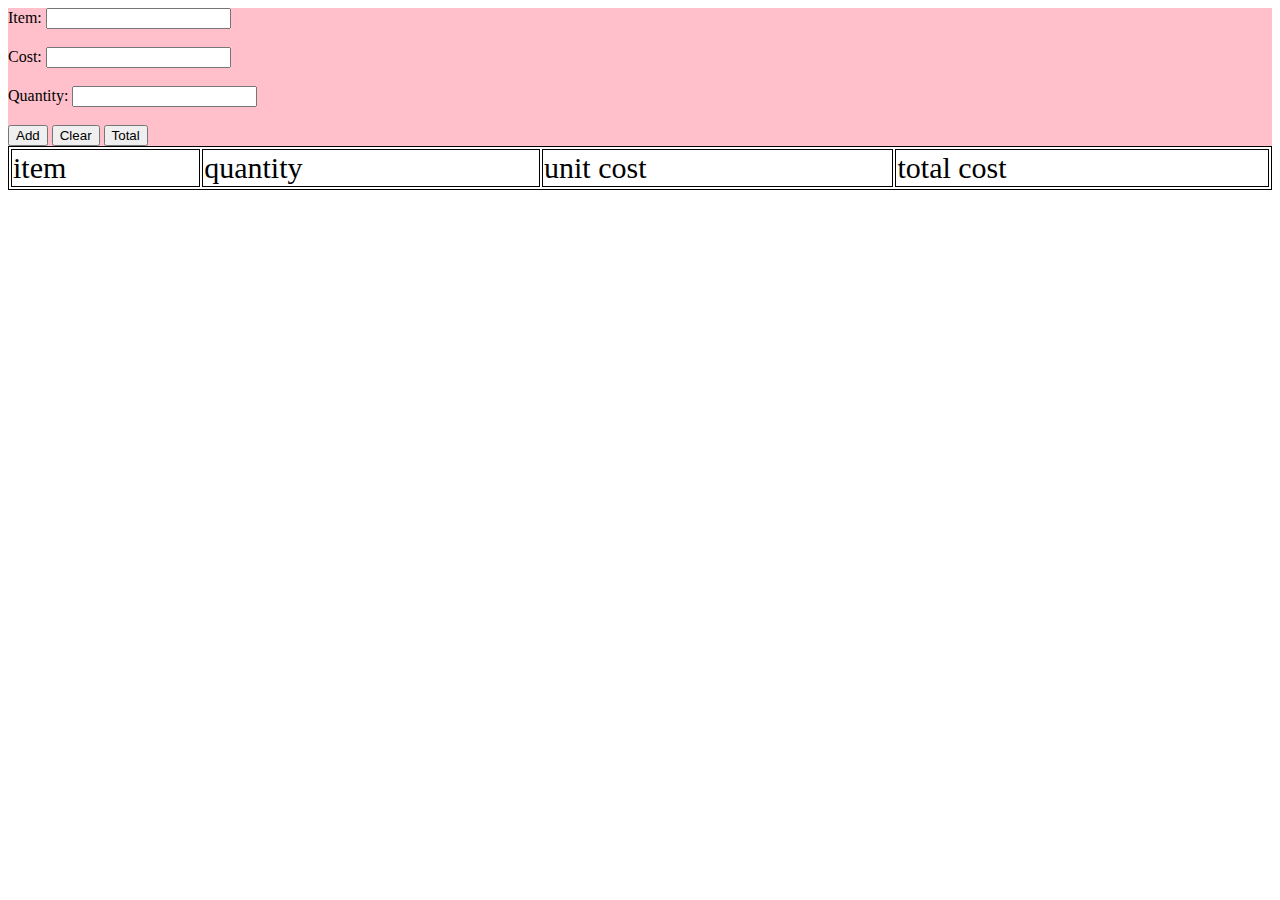
<file: index.html>
<!DOCTYPE html>

<html>
    <head>
        <link rel = "stylesheet" href = "grid.css">
        <script src = "grid.js"> </script>
    </head>

    <body id = "any">
        <div id = "list">
            <form>
                <label for = "item">
                    Item:
                </label>
                <input type = "text" id = "item">

                <br>
                <br>

                <label for = "cost">
                    Cost:
                </label>
                <input type = "number" id = "cost" min = 0>

                <br>
                <br>

                <label for = "qty">
                    Quantity:
                </label>
                <input type = "number" id = "qty" min = 0>

                <br>
                <br>

                <button type = "button" onclick = "dropbox();"> 
                    Add
                </button>

                <button type = "button" onclick = "cleer();">
                    Clear 
                </button>

                <button type = "button" onclick = "totel();">
                    Total  
                </button>
            </form>
        </div>

        <table id = "tabel">
            <tr>
                <td>
                    item
                </td>

                <td>
                    quantity
                </td>

                <td>
                    unit cost
                </td>

                <td>
                    total cost 
                </td>
            </tr>
        </table>


    </body>
</html>
</file>
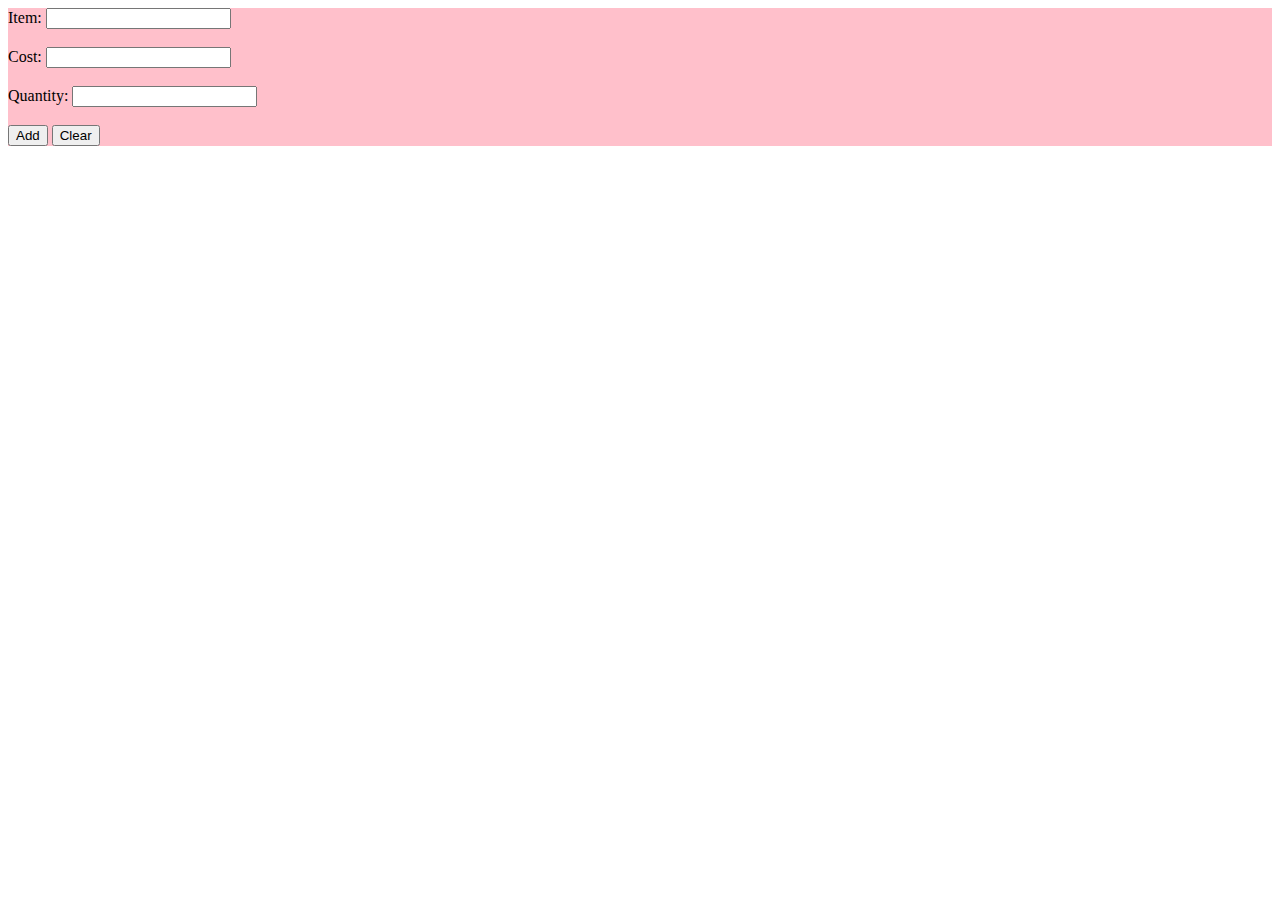
<file: bc.html>
<!DOCTYPE html>

<html>
    <head>
        <link rel = "stylesheet" href = "bc.css">
        <script src = "bc.js"> </script>
    </head>

    <body id = "any">
        <div id = "list">
            <form>
                <label for = "item">
                    Item:
                </label>
                <input type = "text" id = "item">

                <br>
                <br>

                <label for = "cost">
                    Cost:
                </label>
                <input type = "number" id = "cost">

                <br>
                <br>

                <label for = "qty">
                    Quantity:
                </label>
                <input type = "number" id = "qty">

                <br>
                <br>

                <button type = "button" onclick = "dropbox();"> 
                    Add
                </button>

                <button type = "reset">
                    Clear 
                </button>
            </form>
        </div>


    </body>
</html>
</file>
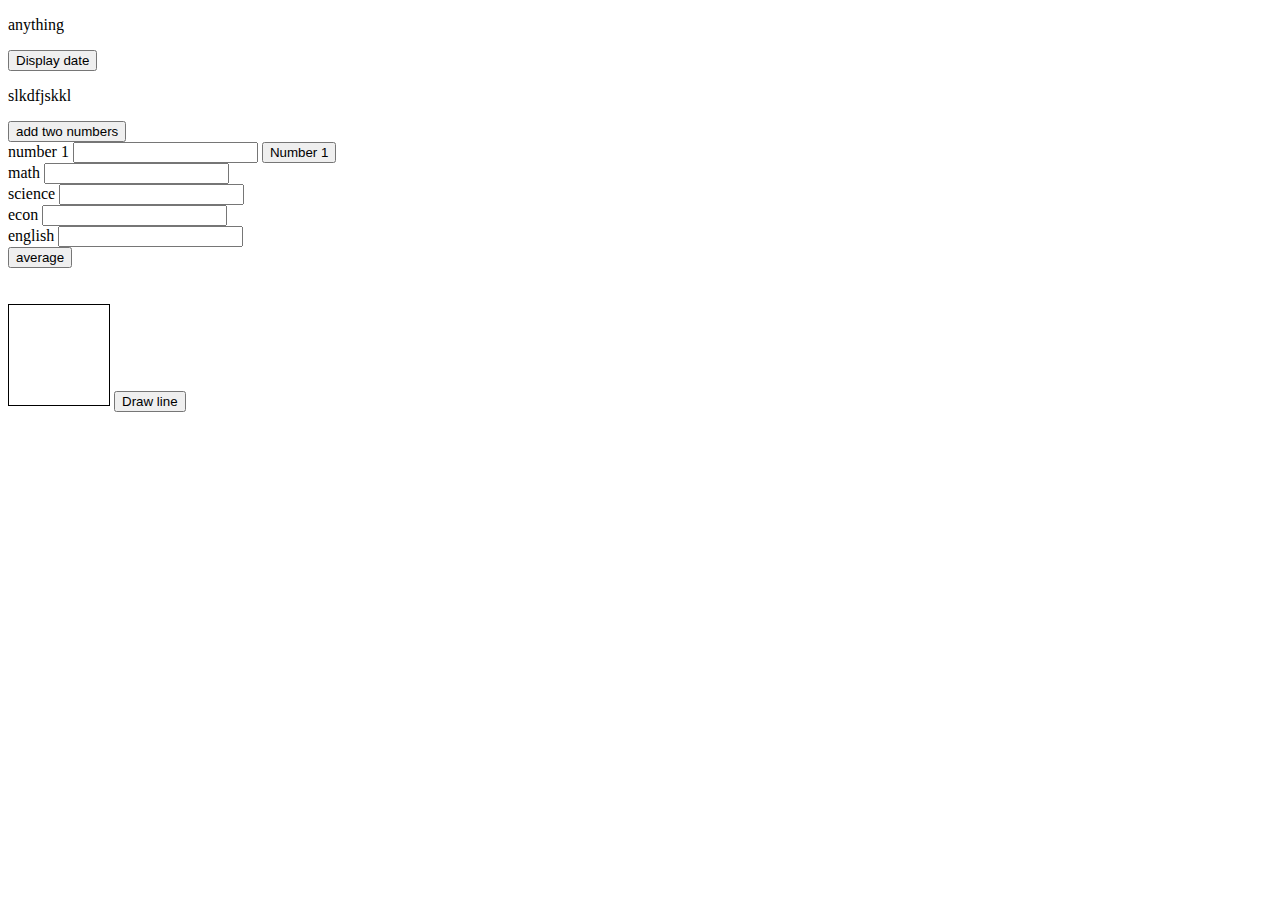
<file: blank.html>
<!DOCTYPE html>

<html>
    <head>
        <title> js</title>
        <link rel = "stylesheet" href = "blank.css"> 
        <script src = "blank.js"> </script>
    </head>
    <body>
        <p id = "blank"> 
            anything 
        </p>

        <button onclick = "displaydate();"> Display date </button>

        <p id = "sum"> 
            slkdfjskkl
        </p>

        <button onclick = "addtwo();"> 
            add two numbers
        </button>

        <form> 
            <label for = "number1"> 
                number 1 
            </label>

            <input id = "num1" type = "number"> 

            <button onclick = "no1();"> Number 1 </button>
        </form>
        
        <form> 
            <label for = "math"> 
                math 
            </label>

            <input id = "math" type = "number"> 
        </form>

        <form> 
            <label for = "science"> 
                science
            </label>

            <input id = "science" type = "number"> 
        </form>

        <form> 
            <label for = "econ"> 
                econ 
            </label>

            <input id = "econ" type = "number"> 
        </form>

        <form> 
            <label for = "english"> 
                english
            </label>

            <input id = "english" type = "number"> 
        </form>

        <button onclick = "ave();"> average </button>

        <br> 
        <br>
        <br>

        <canvas id = "can"></canvas>

        <button onclick = "drawline();">
            Draw line 
        </button>
    </body>
</html>
</file>
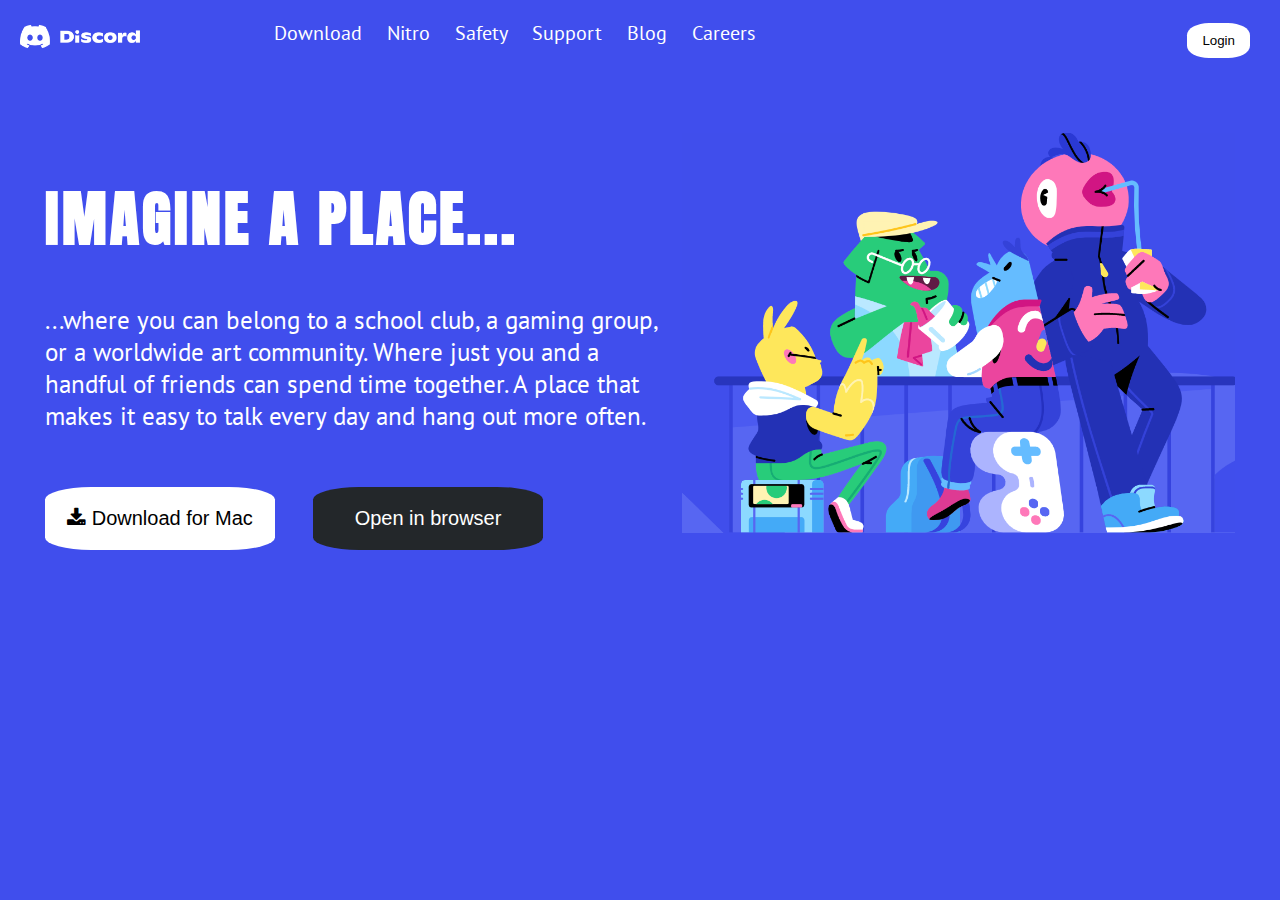
<file: discord.html>
<!DOCTYPE html>

<html>
    <head>
        <title>Discord</title> 
        <link rel = "stylesheet" href = "discord.css">
        <link rel = "stylesheet" href = "https://fonts.googleapis.com/css?family=PT+Sans">
        <link rel = "stylesheet" href = "https://fonts.googleapis.com/css?family=Anton">
        <link rel="stylesheet" href="https://cdnjs.cloudflare.com/ajax/libs/font-awesome/4.7.0/css/font-awesome.min.css">
        <script src = "discord.js"></script>
    </head>

    <body>
        <div id = "header" > 
            <div id = "logodiv">
                <img src = "logo.png" id = "logo">
            </div>
            <div id = "menudiv">
                Download &nbsp;&nbsp;&nbsp;
                Nitro &nbsp;&nbsp;&nbsp; 
                Safety &nbsp;&nbsp;&nbsp; 
                Support &nbsp;&nbsp;&nbsp;
                Blog &nbsp;&nbsp;&nbsp;
                Careers
            </div>
            <div id = "logindiv">
                <button type = "button" id = "loginbutton"> Login </button>
            </div>
        </div>
        <div id = "contents" > 
            <div id = "imagine">
                <h1 id = "bold">IMAGINE A PLACE...</h1>
                <p id = "thin">...where you can belong to a school club, a gaming group, or a worldwide art community. Where just you and a handful of friends can spend time together. A place that makes it easy to talk every day and hang out more often.</p>
                <button type = "button" id = "mac" class = "roundedbutton big" > <i class = "fa fa-download"></i> Download for Mac</button>
                <button type = "button" id = "browser" class = "roundedbutton big" onclick = "displaymessage()" > Open in browser </button>

            </div>

            <div id = "i2" > 
                <img src = "ss.png" id = "pic">
            </div>

           
        </div>
    </body>
</html>
</file>
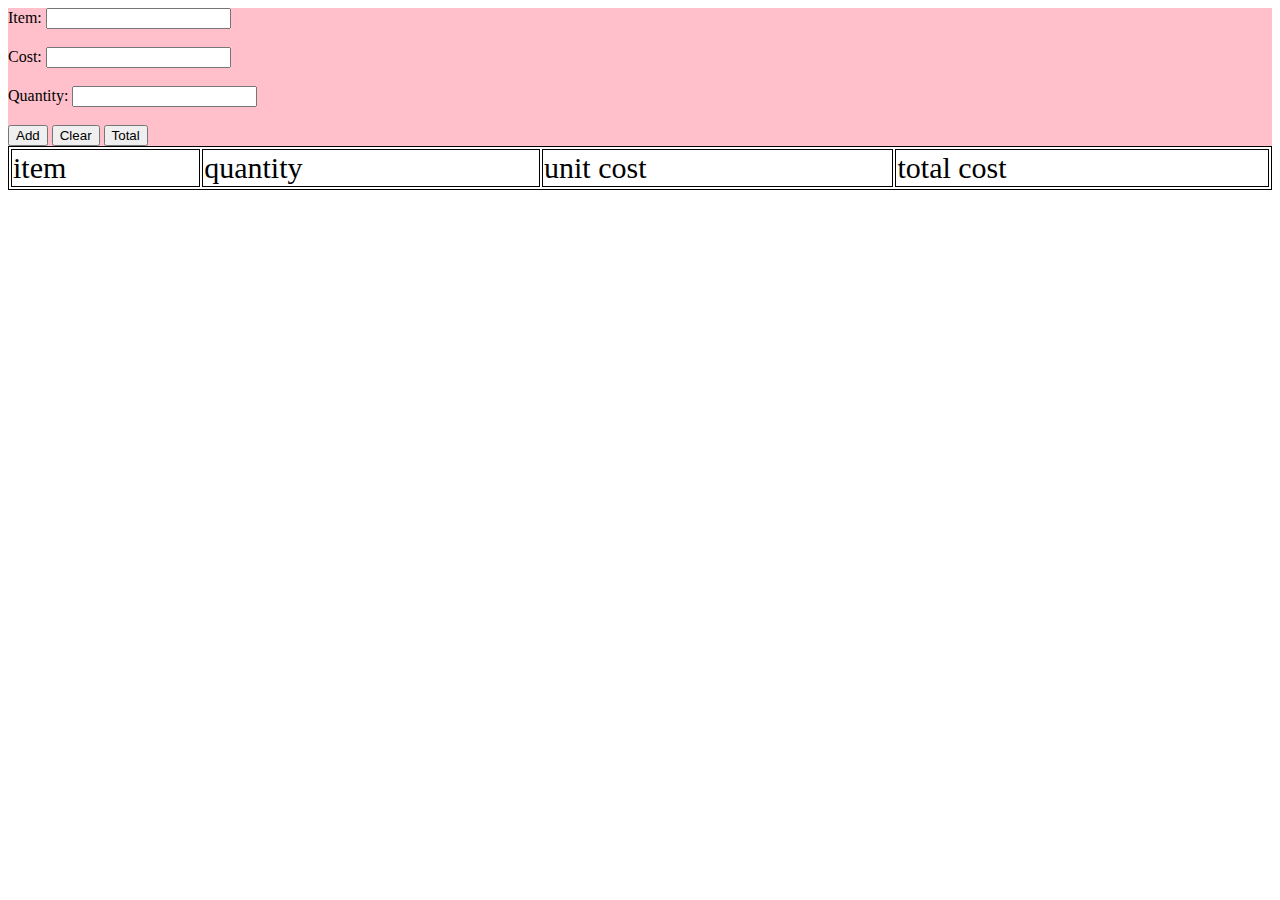
<file: grid.html>
<!DOCTYPE html>

<html>
    <head>
        <link rel = "stylesheet" href = "grid.css">
        <script src = "grid.js"> </script>
    </head>

    <body id = "any">
        <div id = "list">
            <form>
                <label for = "item">
                    Item:
                </label>
                <input type = "text" id = "item">

                <br>
                <br>

                <label for = "cost">
                    Cost:
                </label>
                <input type = "number" id = "cost" min = 0>

                <br>
                <br>

                <label for = "qty">
                    Quantity:
                </label>
                <input type = "number" id = "qty" min = 0>

                <br>
                <br>

                <button type = "button" onclick = "dropbox();"> 
                    Add
                </button>

                <button type = "button" onclick = "cleer();">
                    Clear 
                </button>

                <button type = "button" onclick = "totel();">
                    Total  
                </button>
            </form>
        </div>

        <table id = "tabel">
            <tr>
                <td>
                    item
                </td>

                <td>
                    quantity
                </td>

                <td>
                    unit cost
                </td>

                <td>
                    total cost 
                </td>
            </tr>
        </table>


    </body>
</html>
</file>
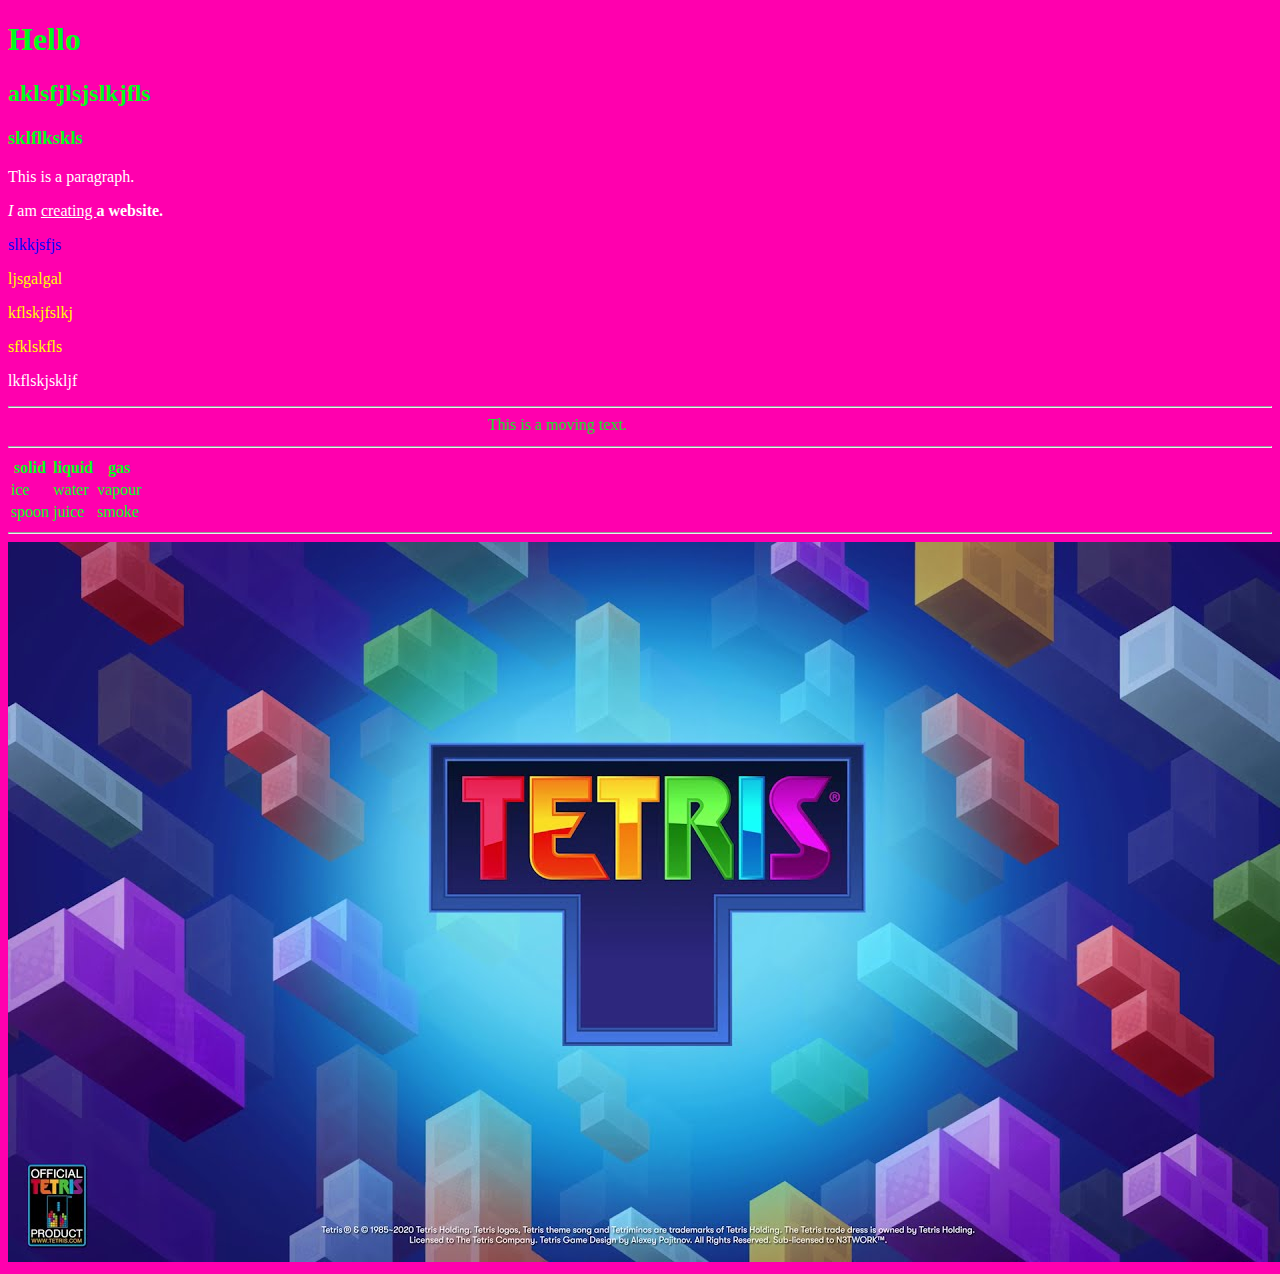
<file: home.html>
<!DOCTYPE html>

<html>
    <head>
        <title>My Website</title>
        <link rel = "stylesheet" href = "style.css">
    </head>

    <body>
        <h1>Hello</h1>
        <h2> aklsfjlsjslkjfls</h2>
        <h3> sklflkskls</h3>

        <p> This is a paragraph.</p>
        <p> <i> I </i> am <u> creating </u> <b> a website. </b> </p>

        <p id = "a"> slkkjsfjs</p>
        <p class = "b">ljsgalgal</p>
        <p class = "b">kflskjfslkj</p>
        <p class = "b"> sfklskfls</p>
        <p> lkflskjskljf</p>

        <hr> 
        <marquee scrollamount = "100"> This is a moving text. </marquee>

        <hr>
        <table> 
            <tr>
                <th> solid </th>
                <th> liquid</th>
                <th> gas </th>
            </tr>

            <tr> 
                <td> ice </td>
                <td> water</td>
                <td> vapour</td>
            </tr>

            <tr>
                <td> spoon</td>
                <td> juice</td>
                <td> smoke</td>
            </tr>
        </table>

        <hr>

        <a href = "https://tetris.com/play-tetris" target = "_blank"> <img src = "tetris.jpg"> </a>





    </body>
</html>
</file>
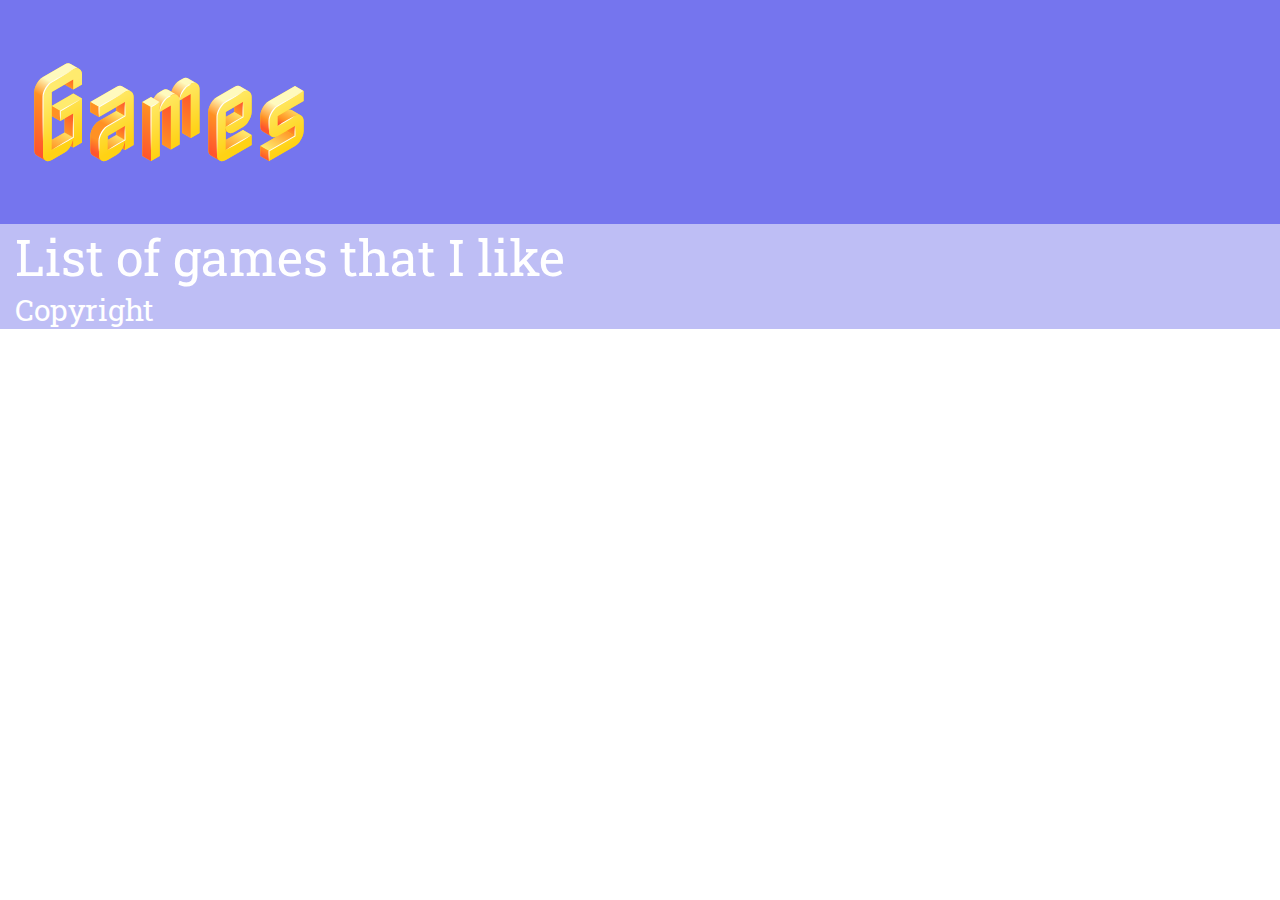
<file: two.html>
<!DOCTYPE html>

<html>

    <head>
        <title>Games</title>
        <link rel = "stylesheet" href = "https://fonts.googleapis.com/css?family=Nabla">
        <link rel = "stylesheet" href = "https://fonts.googleapis.com/css?family=Roboto+Slab">
        <link rel = "stylesheet" href = "two.css">
    </head>

    <body>
        <div id = "header" > Games </div>
        <div id = "contents"> List of games that I like </div> 
        <div id = "footer" > Copyright </div>
    </body>

</html>
</file>
<file: grid.css>
#list {
    background-color: pink;
}

table, td {
    border: 1px solid black;
}

table {
    width: 100%;
    font-size: 30px;
}
</file>
<file: bc.css>
#list {
    background-color: pink;
}
</file>
<file: blank.css>
#can {
    width: 100px;
    height: 100px;
    border: 1px solid black

}
</file>
<file: discord.css>
body {
    padding: 0;
    margin: 0;
    background-color:rgb(64,78,237);
}

#header {
    color: white;
    font-size: 20px;
    background-color: rgb(64,78,237);
    display: flex;
}

#logo {
    width: 120px;
    margin-top: 20px;
    margin-left: 20px;
    margin-bottom: 30px;
}

#logodiv {
    flex-grow: 1;
}

#menudiv {
    font-family: "PT Sans";
    padding-top: 20px;
    color: white;
    flex-grow: 3;
}

#loginbutton{
    background-color: white;
    padding-top: 10px;
    padding-bottom: 10px;
    padding-left: 15px;
    padding-right: 15px;
    margin-top: 23px;
    margin-bottom: 30px;
    margin-right: 30px;
    margin-left: 30px;
    border: none;
    border-radius: 35%;
}

#contents{
    background-color: rgb(64,78,237);
    color: white;
    font-family: "PT Sans";
    font-size: 30px;
    margin: 30px;
    padding: 15px;
    display: flex;
}

#imagine{
    flex-grow: 1;
}

#bold{
    font-family: "anton";
    letter-spacing: 3px;
}

#thin{
    font-weight: 100;
    font-size: 25px;
}

#i2{
    flex-grow: 2;
}

#pic{
    height: 400px;
    margin-left: 20px;
    margin-bottom: auto;
}


.roundedbutton{
    font-size: 20px;
    background-color: white;
    padding-top: 20px;
    padding-bottom: 20px;
    padding-left: 15px;
    padding-right: 15px;
    margin-left: 0px;
    margin-top: 30px;
    margin-bottom: 30px;
    margin-right: 30px;
    border: none;
    border-radius: 20%
}

.big{
    width: 230px;
}

#browser{
    background-color: #23272a;
    color: white;
}

#browser:hover{
    background-color: #53534e;
    color: white;
}

#mac:hover{
    color: rgb(64,78,237);
}
</file>
<file: style.css>
html,body {
    font-family: "Comic Sans MS";
}

body {
    color: #00ff1a;
    background-color: rgb(255, 0, 174);
}

p {
    color: white;
}

#a {
    color: rgb(0, 4, 255);
}

.b {
    color: yellow;
}
</file>
<file: two.css>
body {
    padding: 0;
    margin:0;
}


#header {
    font-family: 'Nabla';
    font-size: 100px;
    background-color: rgb(117, 117, 238);
    padding-top: 30px;
    padding-left: 30px;
    padding-bottom:30px;
    color: white; 
}

#contents {
    font-family: 'Roboto Slab';
    font-size: 50px;
    background-color: rgb(190, 190, 245);
    padding-left: 15px;
    color: white;
}

#footer {
    font-family: 'Roboto Slab';
    font-size:30px;
    background-color: rgb(190, 190, 245);
    padding-left: 15px;
    color: white;
}
</file>
